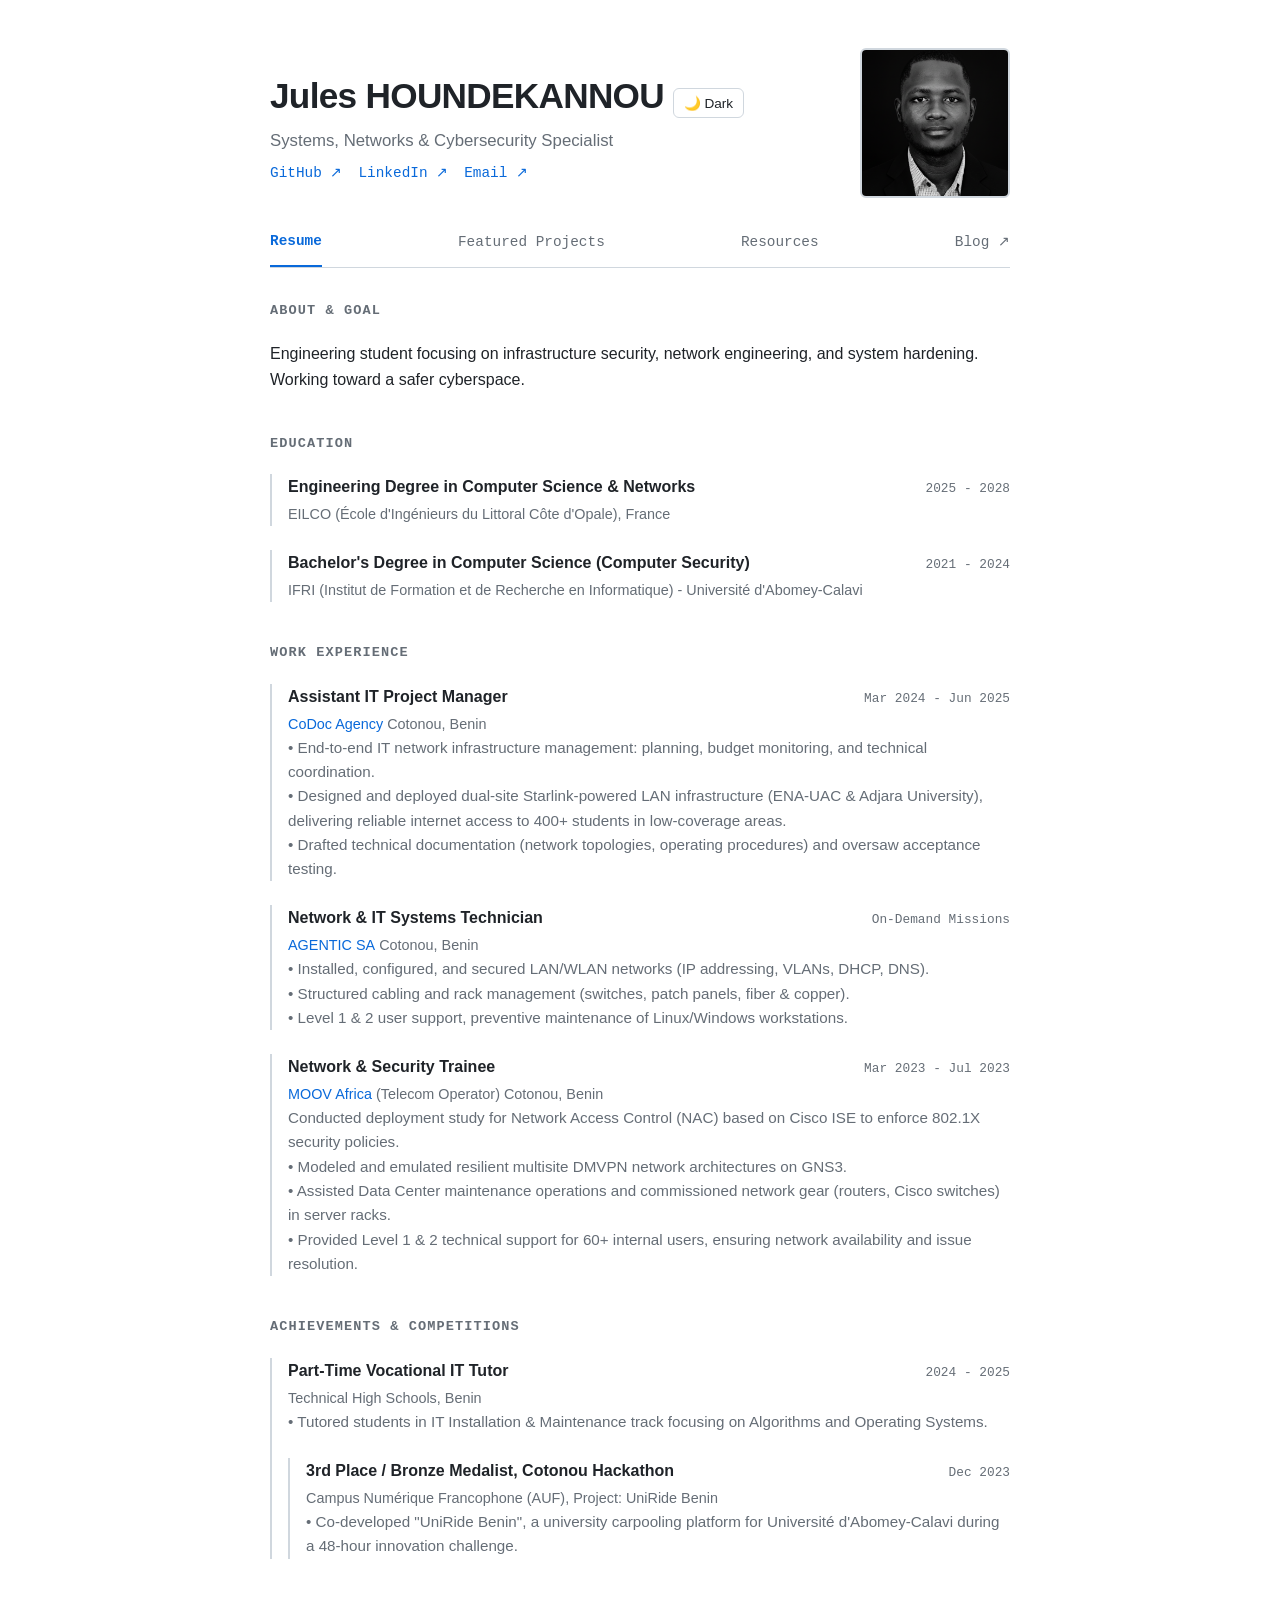
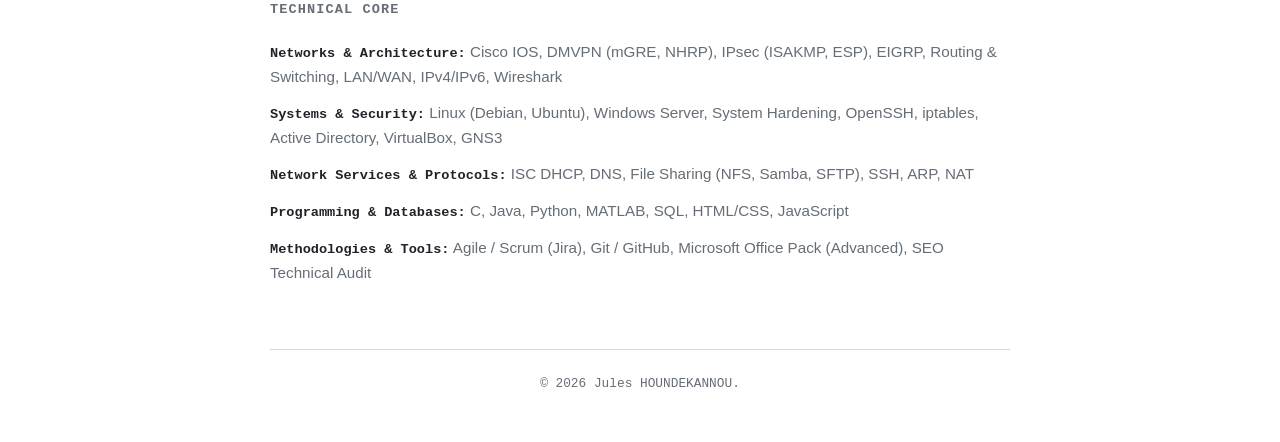
<file: index.html>
<!DOCTYPE html>
<html lang="en">
<head>
    <meta charset="UTF-8">
    <meta name="viewport" content="width=device-width, initial-scale=1.0">
    <title>Jules HOUNDEKANNOU — Resume</title>
    <link rel="stylesheet" href="style.css">
</head>
<body>

    <main class="container">
        <header class="site-header">
            <div class="header-content">
                <div class="profile-title">
                    <h1>Jules HOUNDEKANNOU                         <button id="theme-toggle" aria-label="Changer de thème" class="theme-btn">
    🌙   ☀️
</button></h1>
                    <p class="tagline">Systems, Networks & Cybersecurity Specialist</p>
                    <script>
        (function() {
            var savedTheme = localStorage.getItem('theme') || 'light';
            document.documentElement.setAttribute('data-theme', savedTheme);
        })();
    </script>


                    <div class="links">
                        <a href="https://github.com/j-hdkn" target="_blank" rel="noopener">GitHub ↗</a>
                        <a href="https://www.linkedin.com/in/jules-houndekannou-708996215/" target="_blank" rel="noopener">LinkedIn ↗</a>
                        <a href="mailto:enagnonhoundekannou@gmail.com">Email ↗</a>
                    </div>
                </div>
                <div class="profile-avatar">
                    <img src="jules.png" alt="Jules_picture">
                </div>
            </div>
    
            <nav class="main-nav">
                <a href="index.html" class="active">Resume</a>
                <a href="projects.html">Featured Projects</a>
                <a href="resources.html">Resources</a>
                <a href="https://blog.juleshoundekannou.com/" target="_blank" rel="noopener">Blog ↗</a>
            </nav>
</header>

        <!-- Page Resume Content -->
        <section class="section">
            <h2>About & Goal</h2>
            <p>
                Engineering student focusing on infrastructure security, 
                network engineering, and system hardening. Working toward a safer cyberspace.
            </p>
        </section>

        <section class="section">
            <h2>Education</h2>
            <div class="timeline-item">
                <div class="item-header">
                    <strong>Engineering Degree in Computer Science & Networks</strong>
                    <span class="date">2025 - 2028</span>
                </div>
                <p class="institution">EILCO (École d'Ingénieurs du Littoral Côte d'Opale), France</p>
            </div>
            <div class="timeline-item">
                <div class="item-header">
                    <strong>Bachelor's Degree in Computer Science (Computer Security)</strong>
                    <span class="date">2021 - 2024</span>
                </div>
                <p class="institution">IFRI (Institut de Formation et de Recherche en Informatique) - Université d'Abomey-Calavi</p>
            </div>

        </section>

        <!-- Work Experience Section -->
        <section class="section">
            <h2>Work Experience</h2>

            <div class="timeline-item">
                <div class="item-header">
                    <strong>Assistant IT Project Manager</strong>
                    <span class="date">Mar 2024 - Jun 2025</span>
                </div>
                    <p class="institution"><a href="#https://codoc.agency" target="_blank">CoDoc Agency</a> Cotonou, Benin</p>                <p class="section-desc">
                    • End-to-end IT network infrastructure management: planning, budget monitoring, and technical coordination.<br>
                    • Designed and deployed dual-site Starlink-powered LAN infrastructure (ENA-UAC & Adjara University), delivering reliable internet access to 400+ students in low-coverage areas.<br>
                    • Drafted technical documentation (network topologies, operating procedures) and oversaw acceptance testing.
                </p>
            </div>

            <div class="timeline-item">
                <div class="item-header">
                    <strong>Network & IT Systems Technician</strong>
                    <span class="date">On-Demand Missions</span>
                </div>
                    <p class="institution"><a href="#" target="_blank">AGENTIC SA</a>  Cotonou, Benin</p>                <p class="section-desc">
                    • Installed, configured, and secured LAN/WLAN networks (IP addressing, VLANs, DHCP, DNS).<br>
                    • Structured cabling and rack management (switches, patch panels, fiber & copper).<br>
                    • Level 1 & 2 user support, preventive maintenance of Linux/Windows workstations.
                </p>
            </div>

            <div class="timeline-item">
                <div class="item-header">
                    <strong>Network & Security Trainee</strong>
                    <span class="date">Mar 2023 - Jul 2023</span>
                </div>
                <p class="institution"><a href="#https://www.moov-africa.bj" target="_blank">MOOV Africa</a> (Telecom Operator) Cotonou, Benin</p>
                <p class="section-desc">
                    Conducted deployment study for Network Access Control (NAC) based on Cisco ISE to enforce 802.1X security policies.<br>
                    • Modeled and emulated resilient multisite DMVPN network architectures on GNS3.<br>
                    • Assisted Data Center maintenance operations and commissioned network gear (routers, Cisco switches) in server racks.<br>
                    • Provided Level 1 & 2 technical support for 60+ internal users, ensuring network availability and issue resolution.
                </p>
            </div>
        </section>

        <!-- Achievements & Competitions -->
        <section class="section">
            <h2>Achievements & Competitions</h2>

             <div class="timeline-item">
                <div class="item-header">
                    <strong>Part-Time Vocational IT Tutor</strong>
                    <span class="date">2024 - 2025</span>
                </div>
                <p class="institution">Technical High Schools, Benin</p>
                <p class="section-desc">
                    • Tutored students in IT Installation & Maintenance track focusing on Algorithms and Operating Systems.
                </p>

            <div class="timeline-item">
                <div class="item-header">
                    <strong>3rd Place / Bronze Medalist, Cotonou Hackathon</strong>
                    <span class="date">Dec 2023</span>
                </div>
                <p class="institution">Campus Numérique Francophone (AUF), Project: UniRide Benin</p>
                <p class="section-desc">
                    • Co-developed "UniRide Benin", a university carpooling platform for Université d'Abomey-Calavi during a 48-hour innovation challenge.
                </p>
               
            </div>
            </div>
        </section>


        <section class="section">
            <h2>Technical Core</h2>
                <ul class="skills-list">
        <li>
            <strong>Networks & Architecture:</strong> Cisco IOS, DMVPN (mGRE, NHRP), IPsec (ISAKMP, ESP), EIGRP, Routing & Switching, LAN/WAN, IPv4/IPv6, Wireshark
        </li>
        <li>
            <strong>Systems & Security:</strong> Linux (Debian, Ubuntu), Windows Server, System Hardening, OpenSSH, iptables, Active Directory, VirtualBox, GNS3
        </li>
        <li>
            <strong>Network Services & Protocols:</strong> ISC DHCP, DNS, File Sharing (NFS, Samba, SFTP), SSH, ARP, NAT
        </li>
        <li>
            <strong>Programming & Databases:</strong> C, Java, Python, MATLAB, SQL, HTML/CSS, JavaScript
        </li>
        <li>
            <strong>Methodologies & Tools:</strong> Agile / Scrum (Jira), Git / GitHub, Microsoft Office Pack (Advanced), SEO Technical Audit
        </li>
        </section>

        <!-- Footer -->
        <footer class="footer">
            <p>&copy; 2026 Jules HOUNDEKANNOU.</p>
        </footer>
    </main>

    <script>
        document.addEventListener('DOMContentLoaded', function() {
            var themeBtn = document.getElementById('theme-toggle');
            if (!themeBtn) return;

            // Récupérer le thème actuel déjà appliqué par le <head>
            var currentTheme = document.documentElement.getAttribute('data-theme') || 'light';
            themeBtn.textContent = currentTheme === 'dark' ? '☀️ Light' : '🌙 Dark';

            // Quand l'utilisateur clique sur le bouton
            themeBtn.addEventListener('click', function() {
                var activeTheme = document.documentElement.getAttribute('data-theme');
                var newTheme = activeTheme === 'dark' ? 'light' : 'dark';

                // 1. Changer le thème sur la page
                document.documentElement.setAttribute('data-theme', newTheme);
                // 2. Sauvegarder dans le navigateur
                localStorage.setItem('theme', newTheme);
                // 3. Mettre à jour le texte du bouton
                themeBtn.textContent = newTheme === 'dark' ? '☀️ Light' : '🌙 Dark';
            });
        });
    </script>
</body>
</html>
</file>
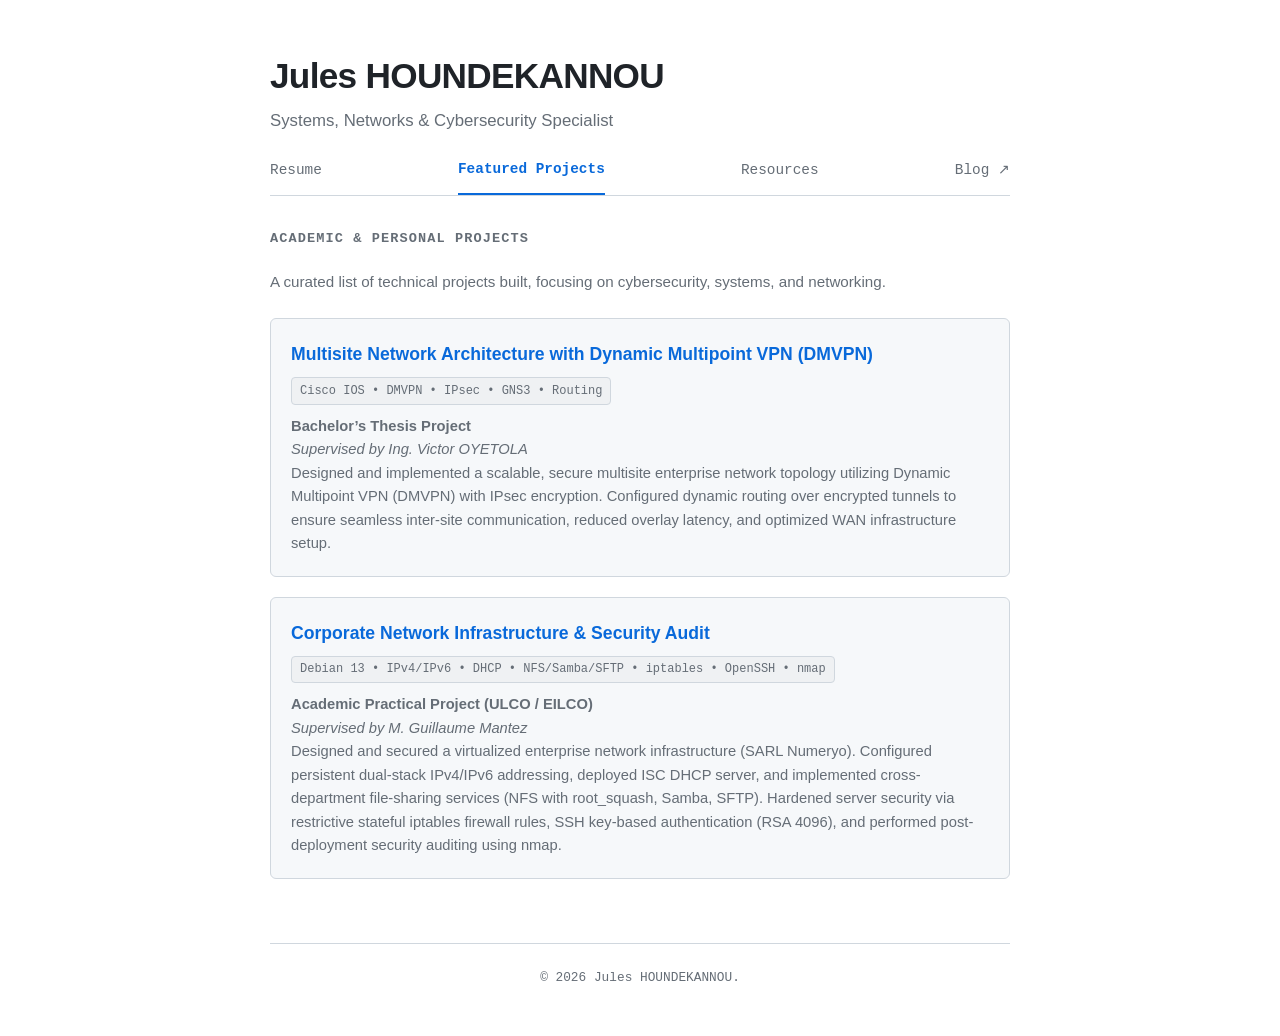
<file: projects.html>
<!DOCTYPE html>
<html lang="en">
<head>
    <meta charset="UTF-8">
    <meta name="viewport" content="width=device-width, initial-scale=1.0">
    <title>Featured Projects — Jules HOUNDEKANNOU</title>
    <script>
        (function() {
            var savedTheme = localStorage.getItem('theme') || 'light';
            document.documentElement.setAttribute('data-theme', savedTheme);
        })();
    </script>
    <link rel="stylesheet" href="style.css">
</head>
<body>

    <main class="container">
        <!-- Header / Navigation -->
        <header class="site-header">
            <div class="profile-title">
                <h1>Jules HOUNDEKANNOU</h1>
                <p class="tagline">Systems, Networks & Cybersecurity Specialist</p>
            </div>
            
            <nav class="main-nav">
                <a href="index.html">Resume</a>
                <a href="projects.html" class="active">Featured Projects</a>
                <a href="resources.html">Resources</a>
                <a href="hhttps://blog.juleshoundekannou.com/" target="_blank">Blog ↗</a>
            </nav>
        </header>

        <section class="section">
            <h2>Academic & Personal Projects</h2>
            <p class="section-desc">A curated list of technical projects built, focusing on cybersecurity, systems, and networking.</p>

            <div class="project-list">
    <article class="project-card">
        <div class="project-header">
            <h3><a href="https://github.com/j-hdkn/dmvpn-network-architecture" target="_blank" rel="noopener">Multisite Network Architecture with Dynamic Multipoint VPN (DMVPN)</a></h3>
            <span class="tech-stack">Cisco IOS • DMVPN • IPsec • GNS3 • Routing</span>
        </div>
        <p>
            <strong>Bachelor’s Thesis Project</strong><br>
            <em>Supervised by Ing. Victor OYETOLA</em><br>
            Designed and implemented a scalable, secure multisite enterprise network topology utilizing Dynamic Multipoint VPN (DMVPN) with IPsec encryption. Configured dynamic routing over encrypted tunnels to ensure seamless inter-site communication, reduced overlay latency, and optimized WAN infrastructure setup.
        </p>
    </article>

    <article class="project-card">
    <div class="project-header">
        <h3><a href="https://github.com/j-hdkn/numeryo-network-infrastructure-security" target="_blank" rel="noopener">Corporate Network Infrastructure & Security Audit</a></h3>
        <span class="tech-stack">Debian 13 • IPv4/IPv6 • DHCP • NFS/Samba/SFTP • iptables • OpenSSH • nmap</span>
    </div>
    <p>
        <strong>Academic Practical Project (ULCO / EILCO)</strong><br>
        <em>Supervised by M. Guillaume Mantez</em><br>
        Designed and secured a virtualized enterprise network infrastructure (SARL Numeryo). Configured persistent dual-stack IPv4/IPv6 addressing, deployed ISC DHCP server, and implemented cross-department file-sharing services (NFS with root_squash, Samba, SFTP). Hardened server security via restrictive stateful iptables firewall rules, SSH key-based authentication (RSA 4096), and performed post-deployment security auditing using nmap.
    </p>
</article>
</div>
        </section>

        <footer class="footer">
            <p>&copy; 2026 Jules HOUNDEKANNOU. </p>
        </footer>
    </main>

</body>
</html>
</file>
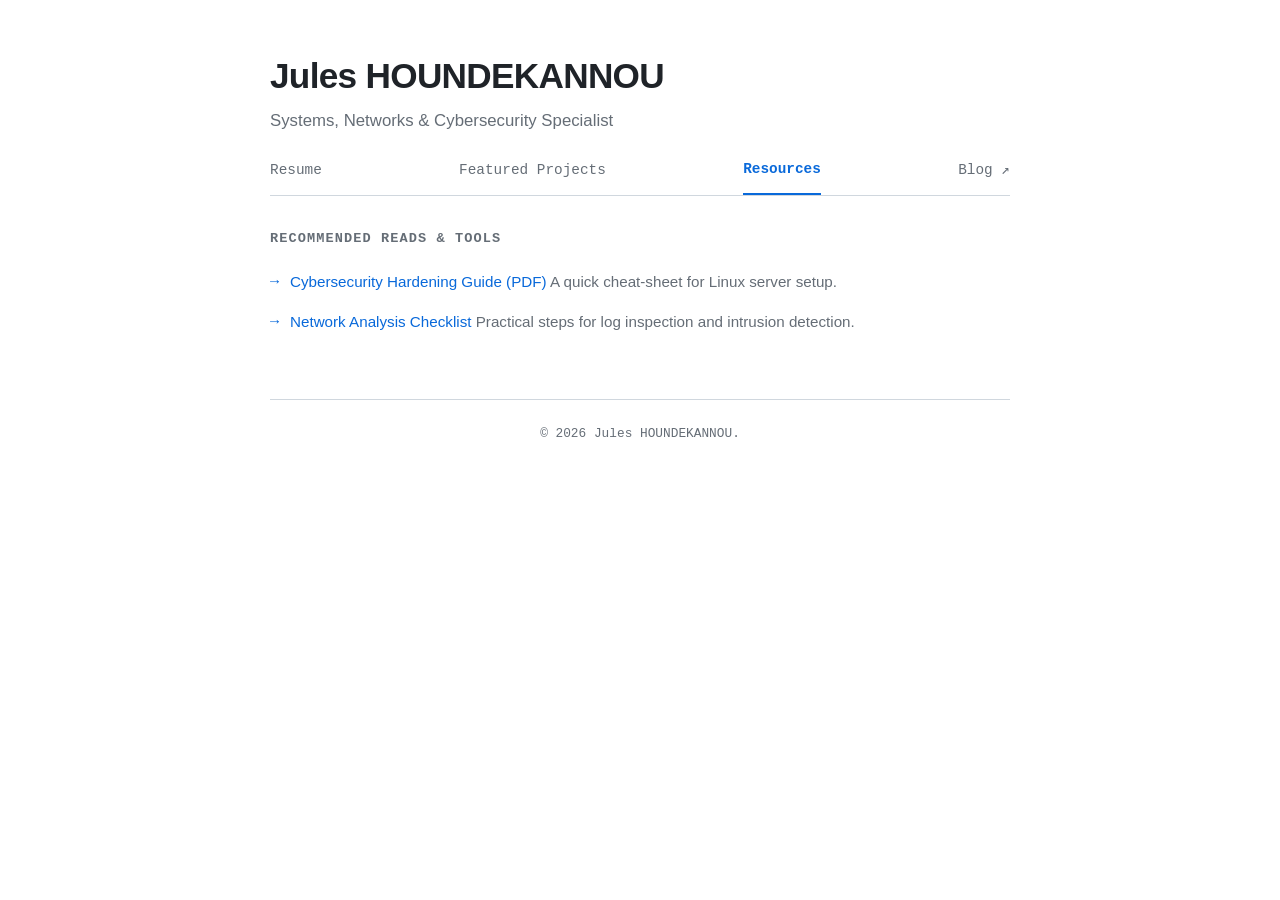
<file: resources.html>
<!DOCTYPE html>
<html lang="en">
<head>
    <meta charset="UTF-8">
    <meta name="viewport" content="width=device-width, initial-scale=1.0">
    <title>Resources — Jules HOUNDEKANNOU</title>
         <script>
        (function() {
            var savedTheme = localStorage.getItem('theme') || 'light';
            document.documentElement.setAttribute('data-theme', savedTheme);
        })();
    </script>
    <link rel="stylesheet" href="style.css">
</head>
<body>

    <main class="container">
        <!-- Header / Navigation -->
        <header class="site-header">
            <div class="profile-title">
                <h1>Jules HOUNDEKANNOU</h1>
                <p class="tagline">Systems, Networks & Cybersecurity Specialist</p>
            </div>
            
            <nav class="main-nav">
                <a href="index.html">Resume</a>
                <a href="projects.html">Featured Projects</a>
                <a href="resources.html" class="active">Resources</a>
                <a href="https://blog.juleshoundekannou.com/" target="_blank">Blog ↗</a>
            </nav>
        </header>


        <section class="section">
            <h2>Recommended Reads & Tools</h2>
            <ul class="resource-list">
                <li><a href="#" target="_blank">Cybersecurity Hardening Guide (PDF)</a>  A quick cheat-sheet for Linux server setup.</li>
                <li><a href="#" target="_blank">Network Analysis Checklist</a>  Practical steps for log inspection and intrusion detection.</li>
            </ul>
        </section>

        <footer class="footer">
            <p>&copy; 2026 Jules HOUNDEKANNOU.</p>
        </footer>
    </main>

</body>
</html>
</file>
<file: style.css>
/* --- Variables Globales --- */

/* 1. Thème Light / Fond Blanc (Par défaut) */
:root {
    --bg-color: #ffffff;          /* Fond blanc pur */
    --card-bg: #f6f8fa;           /* Fond des cartes gris très clair */
    --text-main: #1f2328;         /* Texte principal sombre (WCAG AAA) */
    --text-muted: #656d76;        /* Texte secondaire / sous-titres */
    --accent: #0969da;            /* Bleu d'accentuation très lisible sur blanc */
    --accent-hover: #0550ae;      /* Bleu plus sombre au survol */
    --border-color: #d0d7de;      /* Bordures et séparateurs discrets */
    --tech-bg: #eff1f3;           /* Fond des badges techno */
    --font-sans: -apple-system, BlinkMacSystemFont, "Segoe UI", Roboto, Helvetica, Arial, sans-serif;
    --font-mono: "SFMono-Regular", Consolas, "Liberation Mono", Menlo, monospace;
}

/* 2. Thème Dark (Activé via <html data-theme="dark">) */
[data-theme="dark"] {
    --bg-color: #0d1117;          /* Fond noir très doux style GitHub/Terminal */
    --card-bg: #161b22;           /* Fond des cartes */
    --text-main: #e6edf3;         /* Texte principal blanc cassé */
    --text-muted: #8b949e;        /* Texte secondaire */
    --accent: #38bdf8;            /* Bleu cyan lisible sur fond sombre */
    --accent-hover: #7dd3fc;      /* Cyan clair au survol */
    --border-color: #30363d;      /* Bordures sombres */
    --tech-bg: rgba(255, 255, 255, 0.08); /* Fond des badges techno */
}

/* --- Reset & Structure de Base --- */
* {
    box-sizing: border-box;
    margin: 0;
    padding: 0;
}

body {
    background-color: var(--bg-color);
    color: var(--text-main);
    font-family: var(--font-sans);
    line-height: 1.6;
    padding: 3rem 1rem;
    transition: background-color 0.25s ease, color 0.25s ease;
}

.container {
    max-width: 740px;
    margin: 0 auto;
}

/* --- En-Tête & Navigation --- */
.site-header {
    margin-bottom: 2rem;
}

.header-content {
    display: flex;
    justify-content: space-between;
    align-items: center;
    gap: 1.5rem;
}

.profile-avatar img {
    width: 150px;
    height: 150px;
    object-fit: cover;
    border: 2px solid var(--border-color);
    border-radius: 6px;
}

.profile-title h1 {
    font-size: 2.2rem;
    font-weight: 700;
    letter-spacing: -0.02em;
    color: var(--text-main);
}

.tagline {
    font-size: 1.05rem;
    color: var(--text-muted);
    font-weight: 500;
    margin-top: 0.2rem;
}

/* Links sous le titre du profil (GitHub, LinkedIn, Email) */
.profile-title .links {
    margin-top: 0.5rem;
    display: flex;
    gap: 1rem;
    flex-wrap: wrap;
}

.profile-title .links a {
    color: var(--accent);
    text-decoration: none;
    font-family: var(--font-mono);
    font-size: 0.9rem;
    font-weight: 500;
    transition: color 0.2s ease;
}

.profile-title .links a:hover {
    color: var(--accent-hover);
    text-decoration: underline;
}

.profile-title .links a:visited {
    color: var(--accent);
}

/* Barre de navigation */
.main-nav {
    display: flex;
    align-items: center;
    justify-content: space-between; 
    gap: 1rem;
    margin-top: 1.5rem;
    border-bottom: 1px solid var(--border-color); 
    padding-bottom: 0.75rem;
}

.nav-links {
    display: flex;
    gap: 1.5rem;
    flex-wrap: wrap;
}


.main-nav a {
    color: var(--text-muted);
    text-decoration: none;
    font-family: var(--font-mono);
    font-size: 0.9rem;
    transition: color 0.2s ease;
}

.main-nav a:hover {
    color: var(--text-main);
}

.main-nav a.active {
    color: var(--accent);
    font-weight: 600;
    border-bottom: 2px solid var(--accent);
    padding-bottom: 0.75rem;
    margin-bottom: -0.75rem;
}

/* Bouton bascule de thème (Bouton Moon/Sun) */
.theme-btn {
    background: transparent;
    border: 1px solid var(--border-color);
    color: var(--text-main);
    padding: 0.35rem 0.6rem;
    border-radius: 6px;
    cursor: pointer;
    font-size: 0.85rem;
    transition: background-color 0.2s ease, border-color 0.2s ease;
}

.theme-btn:hover {
    background-color: var(--card-bg);
    border-color: var(--accent);
}

.separator {
    border: 0;
    border-top: 1px solid var(--border-color);
    margin: 2rem 0;
}

/* --- Sections --- */
.section {
    margin-bottom: 2.5rem;
}

.section h2 {
    font-size: 0.85rem;
    text-transform: uppercase;
    letter-spacing: 0.08em;
    color: var(--text-muted);
    font-family: var(--font-mono);
    margin-bottom: 1.25rem;
}

.section-desc {
    color: var(--text-muted);
    font-size: 0.95rem;
    margin-bottom: 1.5rem;
}

/* --- Resume (CV / Parcours) --- */
.timeline-item {
    margin-bottom: 1.5rem;
    padding-left: 1rem;
    border-left: 2px solid var(--border-color);
}

.item-header {
    display: flex;
    justify-content: space-between;
    align-items: baseline;
    gap: 1rem;
}

.item-header strong {
    font-size: 1rem;
    color: var(--text-main);
}

.date {
    font-family: var(--font-mono);
    font-size: 0.8rem;
    color: var(--text-muted);
    white-space: nowrap;
}

.institution {
    color: var(--text-muted);
    font-size: 0.9rem;
    margin-top: 0.2rem;
}

.institution a {
    color: var(--accent);
    text-decoration: none;
    font-weight: 500;
}

.institution a:hover {
    text-decoration: underline;
}

/* Listes de compétences */
.skills-list {
    list-style: none;
    display: flex;
    flex-direction: column;
    gap: 0.75rem;
}

.skills-list li {
    font-size: 0.95rem;
    color: var(--text-muted);
}

.skills-list strong {
    color: var(--text-main);
    font-family: var(--font-mono);
    font-size: 0.85rem;
}

/* --- Featured Projects --- */
.project-list {
    display: flex;
    flex-direction: column;
    gap: 1.25rem;
}

.project-card {
    background-color: var(--card-bg);
    border: 1px solid var(--border-color);
    border-radius: 6px;
    padding: 1.25rem;
    transition: border-color 0.2s ease, background-color 0.25s ease;
}

.project-card:hover {
    border-color: var(--accent);
}

.project-header {
    display: flex;
    justify-content: space-between;
    align-items: baseline;
    flex-wrap: wrap;
    gap: 0.5rem;
    margin-bottom: 0.6rem;
}

.project-header h3 a {
    color: var(--accent);
    text-decoration: none;
    font-size: 1.1rem;
    font-weight: 600;
}

.project-header h3 a:hover {
    color: var(--accent-hover);
    text-decoration: underline;
}

.tech-stack {
    font-family: var(--font-mono);
    font-size: 0.75rem;
    color: var(--text-muted);
    background-color: var(--tech-bg);
    padding: 0.2rem 0.5rem;
    border-radius: 4px;
    border: 1px solid var(--border-color);
}

.project-card p {
    font-size: 0.92rem;
    color: var(--text-muted);
}

/* --- Resources --- */
.resource-list {
    list-style: none;
    display: flex;
    flex-direction: column;
    gap: 1rem;
}

.resource-list li {
    font-size: 0.95rem;
    color: var(--text-muted);
    padding-left: 1.25rem;
    position: relative;
}

.resource-list li::before {
    content: "→";
    position: absolute;
    left: 0;
    color: var(--accent);
    font-family: var(--font-mono);
}

.resource-list a {
    color: var(--accent);
    text-decoration: none;
    font-weight: 500;
}

.resource-list a:hover {
    color: var(--accent-hover);
    text-decoration: underline;
}

/* --- Pied de Page --- */
.footer {
    margin-top: 4rem;
    padding-top: 1.5rem;
    border-top: 1px solid var(--border-color);
    font-size: 0.8rem;
    color: var(--text-muted);
    font-family: var(--font-mono);
    text-align: center;
}

/* --- Adaptation Mobile --- */
@media (max-width: 600px) {
    .header-content {
        flex-direction: column-reverse;
        align-items: flex-start;
    }
}
</file>
